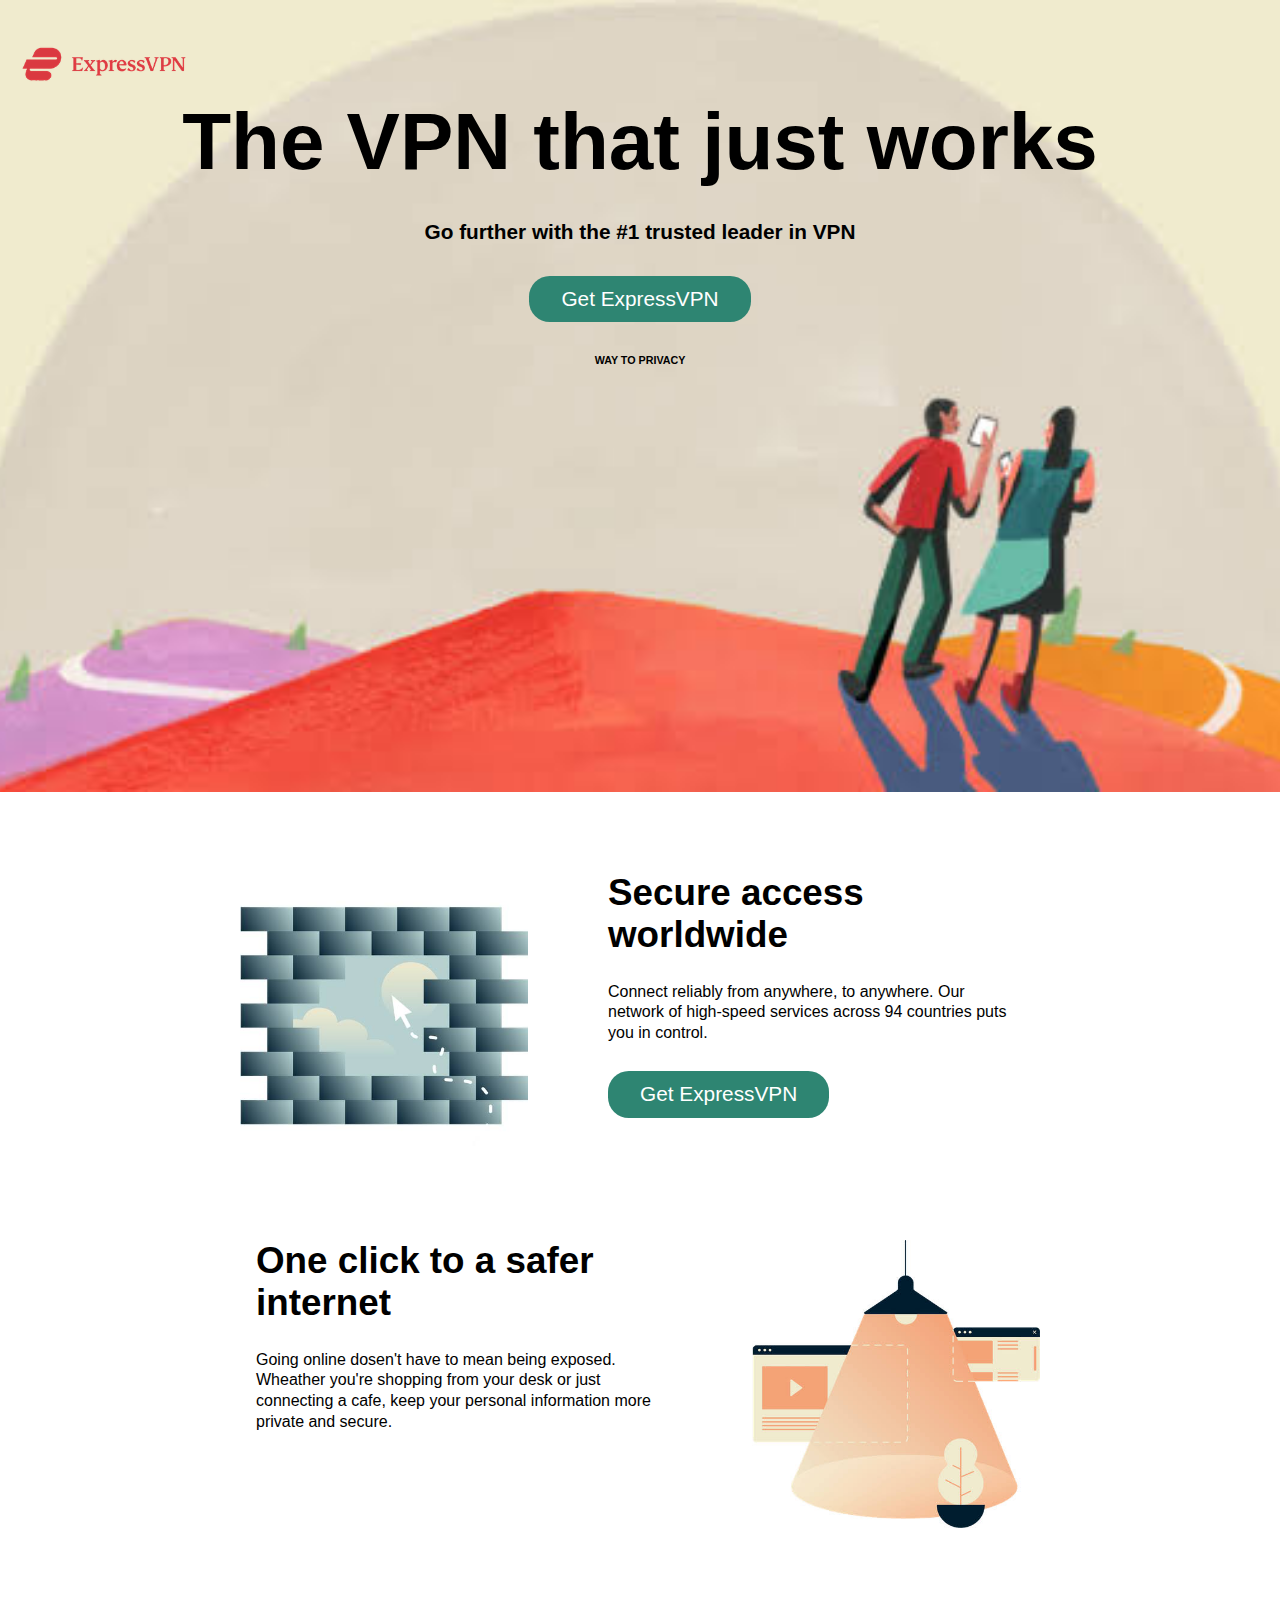
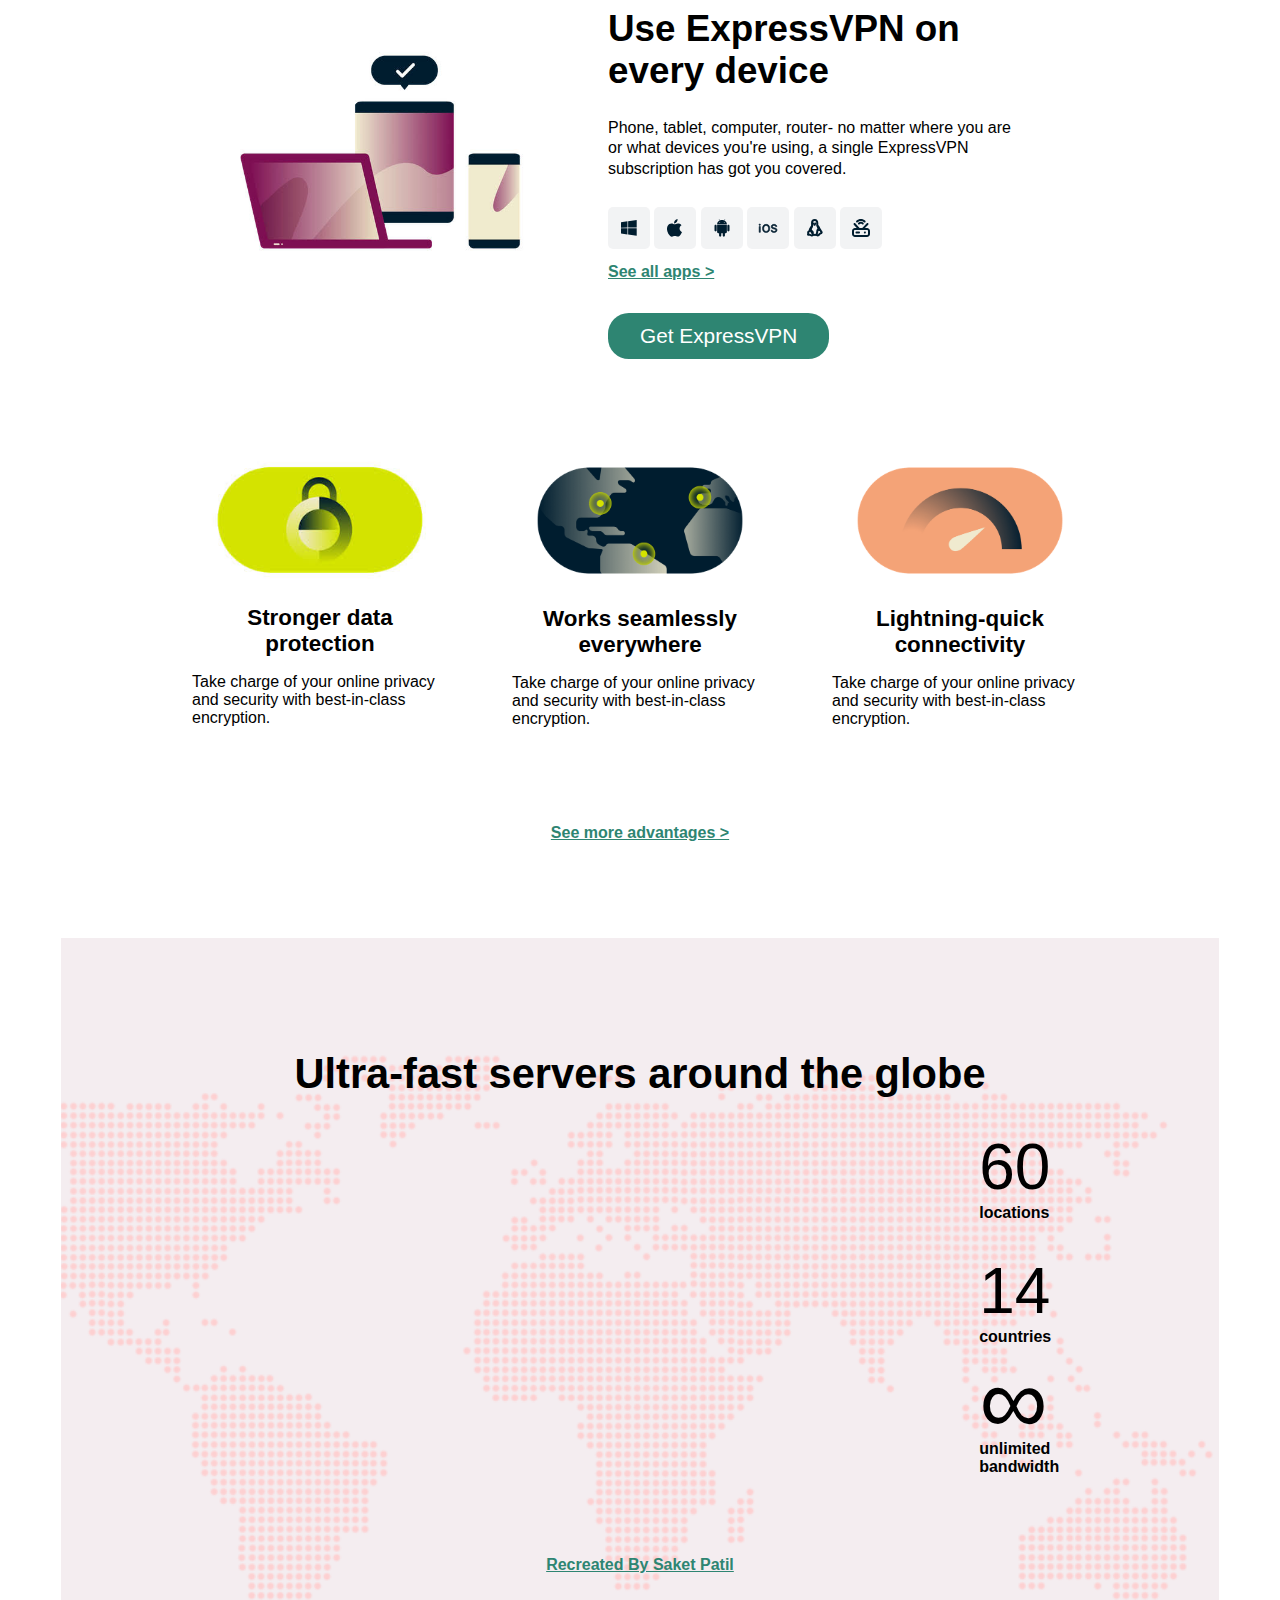
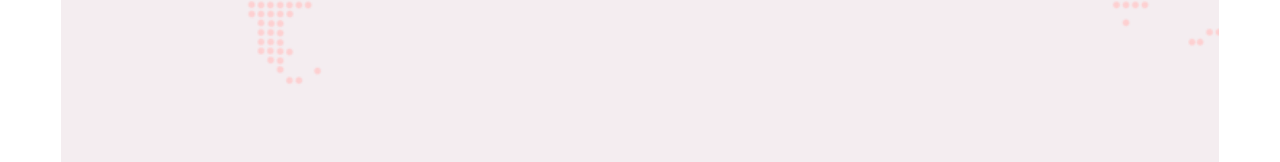
<file: landing-page/index.html>
<!DOCTYPE html>
<html lang="en">
<head>
    <meta charset="UTF-8">
    <meta http-equiv="X-UA-Compatible" content="IE=edge">
    <meta name="viewport" content="width=device-width, initial-scale=1.0">
    <link rel="stylesheet" href="style.css">
    <title>Landing Page</title>
</head>
<body>
    <div class="container">
        <div class="home">
            <img src="./images/logo.png" alt="">
            <h1>The VPN that just works</h1>
            <p>Go further with the #1 trusted leader in VPN</p>
            <button class="btn">Get ExpressVPN</button>
            <span>WAY TO PRIVACY</span>

        </div>

        <div class="about">
            <div class="part-1">
                <div class="pic">    
                    <img src="./images/1.jpeg" alt="">
                </div>
                <div class="content">
                    <h1>Secure access worldwide</h1>
                    <p>Connect reliably from anywhere, to anywhere. Our network of high-speed services across 94 countries puts you in control.</p>
                    <button class="btn">Get ExpressVPN</button>
                </div>
            </div>

            <div class="part-2">
                <div class="content">
                    <h1>One click to a safer internet</h1>
                    <p>Going online dosen't have to mean being exposed. Wheather you're shopping from your desk or just connecting a cafe, keep your personal information more private and secure.</p>
        
                </div>
                <div class="pic">    
                    <img src="./images/2.jpeg" alt="">
                </div>
            </div>

            <div class="part-3">
                <div class="pic">    
                    <img src="./images/3.jpeg" alt="">
                </div>
                <div class="content">
                    <h1>Use ExpressVPN on every device</h1>
                    <p>Phone, tablet, computer, router- no matter where you are or what devices you're using, a single ExpressVPN subscription has got you covered.</p>

                    <div class="icons">
                        <img src="./images/i1.svg" alt="">
                        <img src="./images/i2.svg" alt="">
                        <img src="./images/i3.svg" alt="">
                        <img src="./images/i4.svg" alt="">
                        <img src="./images/i5.svg" alt="">
                        <img src="./images/i6.svg" alt="">
                    </div>
                    
                    <div class="link link1">See all apps ></div>
                    <button class="btn">Get ExpressVPN</button>
                </div>
            </div>
        </div>

        <div class="services">
            <div class="ser">
                <div class="ser-pic "><img src="./images/4.jpeg" alt=""></div>
                <h3>Stronger data protection</h3>
                <p>Take charge of your online privacy and security with best-in-class encryption.</p>
            </div>
            <div class="ser">
                <div class="ser-pic "><img src="./images/5.png" alt=""></div>                
                <h3>Works seamlessly everywhere</h3>
                <p>Take charge of your online privacy and security with best-in-class encryption.</p>
            </div>
            <div class="ser">
                <div class="ser-pic "><img src="./images/6.png" alt=""></div>                
                <h3>Lightning-quick connectivity</h3>
                <p>Take charge of your online privacy and security with best-in-class encryption.</p>
            </div>
        </div>

        
        <div class="link">See more advantages ></div>

        <div class="footer">
            <h1>Ultra-fast servers around the globe</h1>
            <div class="side">
                <div>
                    <h2>60</h2>
                    <span>locations</span>
                </div>

                <div>
                    <h2>14</h2>
                    <span>countries</span>
                </div>

                <div>
                    <h2 id="infin">&infin;</h2>
                    <span>unlimited bandwidth</span>
                </div>

            </div>

            <div class="link last-link">Recreated By Saket Patil </div>
        </div>
    </div>
</body>
</html>
</file>
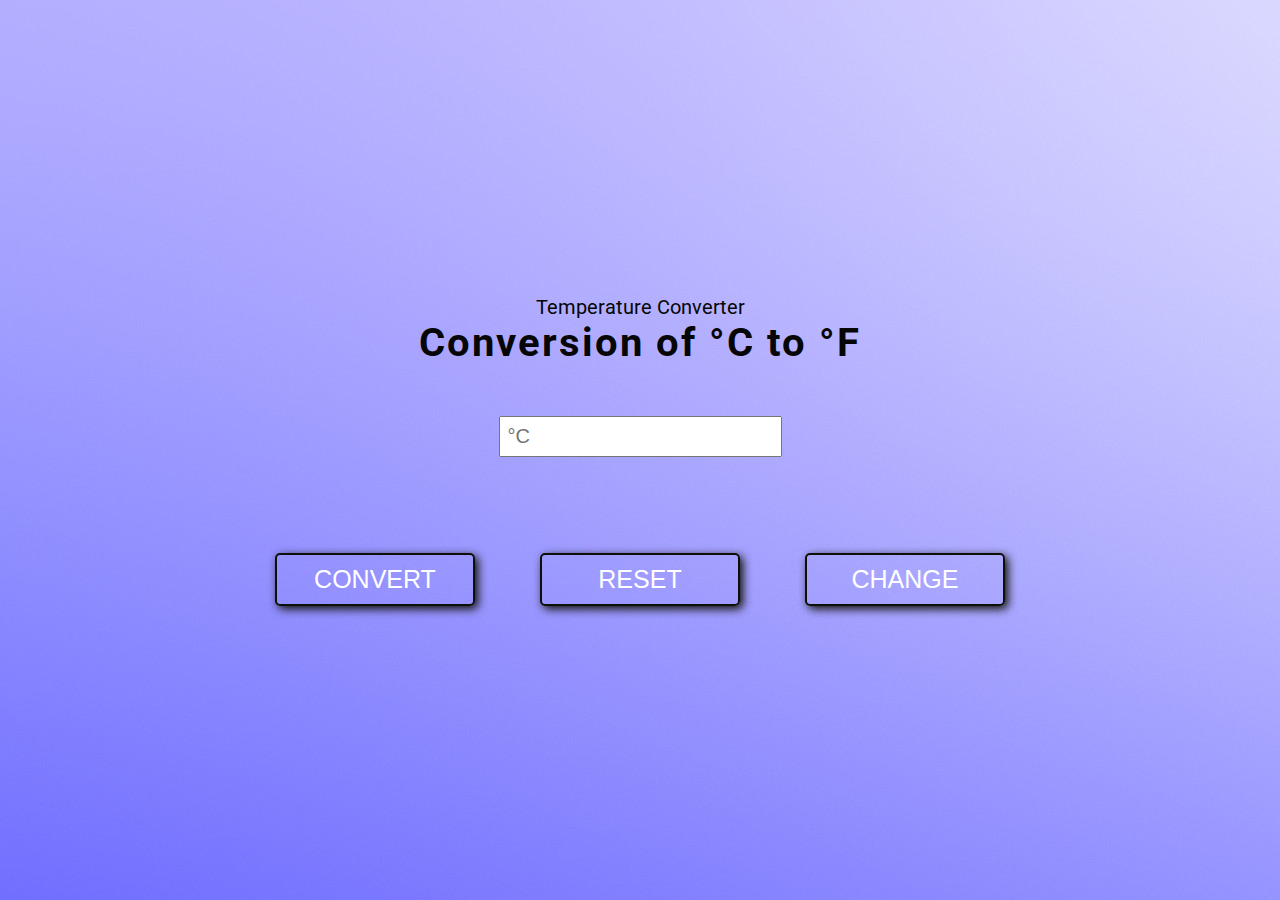
<file: temp converter/index.html>
<!DOCTYPE html>
<html lang="en">

<head>
    <meta charset="UTF-8">
    <meta http-equiv="X-UA-Compatible" content="IE=edge">
    <meta name="viewport" content="width=device-width, initial-scale=1.0">
    <meta name="description" content="Converter Celsius to Fahrenheit" />
    <meta name="keywords" content="converter, calculator, celsius, fahrenheit" />
    <meta name="author" content="Piotr Maliga" />
    <title>Temperature Converter</title>
    <main> Temperature Converter</main>

    <link href="style.css" rel="stylesheet">

    <link rel="preconcert" href="https://fonts.gstatic.com">
    <link href="https://fonts.googleapis.com/css2?family=Roboto:wght@400;700&display=swap" rel="stylesheet">
    <script src="script.js" defer></script>
</head>

<body background="temm.jpg">
    
    <header>
        <label for="converter">Conversion of <span class="C">°C</span> to <span class="F">°F</span></label>
    </header>

    <div>
        <input type="text" id="converter" placeholder="°C">
    </div>

    <p class="result"></p>

    <div id="buttons">
        <button class="convertButton">Convert</button>
        <button class="resetButton">Reset</button>
        <button class="changeButton">Change</button>
    </div>
</body>

</html>
</file>
<file: landing-page/style.css>
* {
    margin: 0;
    padding: 0;
    font-family: 'Gill Sans', 'Gill Sans MT', Calibri, 'Trebuchet MS', sans-serif;
}

.container {
    display: flex;
    flex-direction: column;
    width: 100%;
    align-items: center;
}

.home {
    padding: 6rem 0;
    height: 600px;
    width: 100%;
    background: url(./images/bg.jpeg);
    background-repeat: no-repeat;
    background-size: cover;
    background-position: center;
    display: flex;
    flex-direction: column;
    gap: 2rem;
    align-items: center;
}

.home img {
    height: 8rem;
    width: 13rem;
    position: absolute;
    left: 0;
    top: 0;
}

.home h1 {
    font-size: 5rem;
    text-align: center;
}

.home p {
    font-size: 1.3rem;
    font-weight: bold;
}

.btn {
    border: none;
    color: white;
    background-color: rgb(46, 133, 114);
    border-radius: 1.3rem;
    padding: .7rem 2rem;
    font-size: 1.3rem;
    cursor: pointer;
}

.btn:hover {
    color: rgb(46, 133, 114);
    background-color: transparent;
    border: 2px solid rgb(46, 133, 114);
}

.home span {
    text-transform: uppercase;
    font-weight: 600;
    font-size: .67rem;
}

.about {
    display: flex;
    flex-direction: column;
    align-items: center;
}

.part-1,
.part-2,
.part-3 {
    display: flex;
    gap: 4rem;
    margin-top: 5rem;
}

.pic {
    width: 18rem;
    height: 18rem;
}

.pic img {
    width: 100%;
    height: 100%;
}

.content {
    width: 28rem;
}

.content h1 {
    margin-bottom: 1.6rem;
    font-size: 2.3rem;
    padding: 0 1rem;
}

.content p {
    margin-bottom: 1.7rem;
    font-size: 1rem;
    line-height: 1.3;
    padding: 0 1rem;
}

.icons,
.link1 {
    padding: 0 1rem;
}

.content button {
    margin-left: 1rem;
}

.services {
    display: flex;
    gap: 2rem;
    align-items: center;
    justify-content: center;
    margin-top: 5rem;
    width: 94vw;
}

.ser {
    width: 16rem;
    display: flex;
    flex-direction: column;
    gap: 1rem;
    padding: 1rem;
}

.ser h3 {
    font-size: 1.4rem;
    text-align: center;
}

.ser-pic img {
    width: 100%;
    height: 100%;
}

.footer {
    margin-top: 6rem;
    height: 600px;
    width: 73vw;
    background: url(./images/7.png);
    background-position: center;
    background-repeat: no-repeat;
    background-size: cover;
    padding: 7rem;
    background-color: rgb(244, 237, 240);
    display: flex;
    flex-direction: column;
}

.footer h1 {
    text-align: center;
    font-size: 2.6rem;
}

.footer .side {
    display: flex;
    flex-direction: column;
    align-items: flex-end;
}

.footer .side div {
    width: 8rem;
    text-align: left;
}

.side div h2 {
    margin-top: 2rem;
    font-weight: 300;
    font-size: 4rem;

}

#infin {
    margin: 0;
    margin-bottom: -1rem;
    font-size: 6rem;
}

.side div span {
    font-weight: bold;

}

.link {
    text-align: center;
    margin-top: 5rem;
    text-decoration: underline;
    color: rgb(46, 133, 114);
    font-weight: bold;
    cursor: pointer;
}

.link1 {
    margin: 0;
    text-align: left;
    margin-bottom: 2rem;
}

.icons {
    margin-bottom: .6rem;
}


@media(max-width:815px) {
    .home {
        gap: 1rem;
    }

    .home h1 {
        margin-top: 2rem;
        font-size: 3rem;
        padding: 2rem;
    }

    .home p {
        padding: 2rem;
        text-align: center;
        line-height: 1.5;
    }

    .part-1,
    .part-2,
    .part-3 {
        flex-direction: column;
        align-items: center;
    }

    .part-2 {
        flex-direction: column-reverse;
    }

    .services {
        flex-direction: column;
    }

    .content {
        width: 22rem;
    }

    .footer {
        width: 41vw;
        display: flex;
        align-items: center;
    }

    .footer h1 {
        width: 22rem;
        margin-bottom: 2rem;
        font-size: 2rem;
    }

    .last-link {
        margin-top: 5rem;
        text-decoration: none;
    }

    .side div h2 {
        text-align: center;
    }

    .side div span {
        position: relative;
        left: 2rem;
    }

    .link {
        font-size: .9rem;
    }
}
</file>
<file: temp converter/style.css>
* {
    box-sizing: border-box;
    margin: 0;
    padding: 0;
  }
  :root {
    font-family: "Roboto", sans-serif;
    --color: rgb(14, 15, 6);
    --color2: rgb(255, 255, 255);
  
  }
  
  body {
    display: flex;
    justify-content: center;
    align-items: center;
    flex-direction: column;
    height: 100vh;
    color: rgb(6, 6, 6);
    font-size: 20px;
  
  }
  label {
    font-size: 40px;
    letter-spacing: 2px;
    font-weight: bold;
  }
  input {
    margin: 50px 0 10px;
    padding: 7px;
    font-size: 20px;
  }
  .result {
    margin: 10px 0 50px;
    font-size: 26px;
    color: rgb(8, 8, 8);
    letter-spacing: 1px;
    height: 1em;
    font-weight: bold;
  }
  
  button {
    width: 200px;
    margin: 0 30px;
    padding: 10px 30px;
    background: none;
    border: 2px solid var(--color);
    border-radius: 5px;
    color: var(--color2);
    font-size: 25px;
    transition: color 0.3s, box-shadow 0.3s;
    box-shadow: 3px 3px 10px var(--color);
    text-transform: uppercase;
    cursor: pointer;
  }
  button:hover {
    color: var(--color);
    box-shadow: 3px 3px 10px var(--color2);
  }
  
  
  /*  Media queries */
  @media screen and (max-width: 500px){
    label{
      font-size: 35px;
    }
  }
  @media screen and (max-width: 1000px) {
    button {
      display: flex;
      margin-bottom: 20px;
      justify-content: center;
    }
  }
</file>
